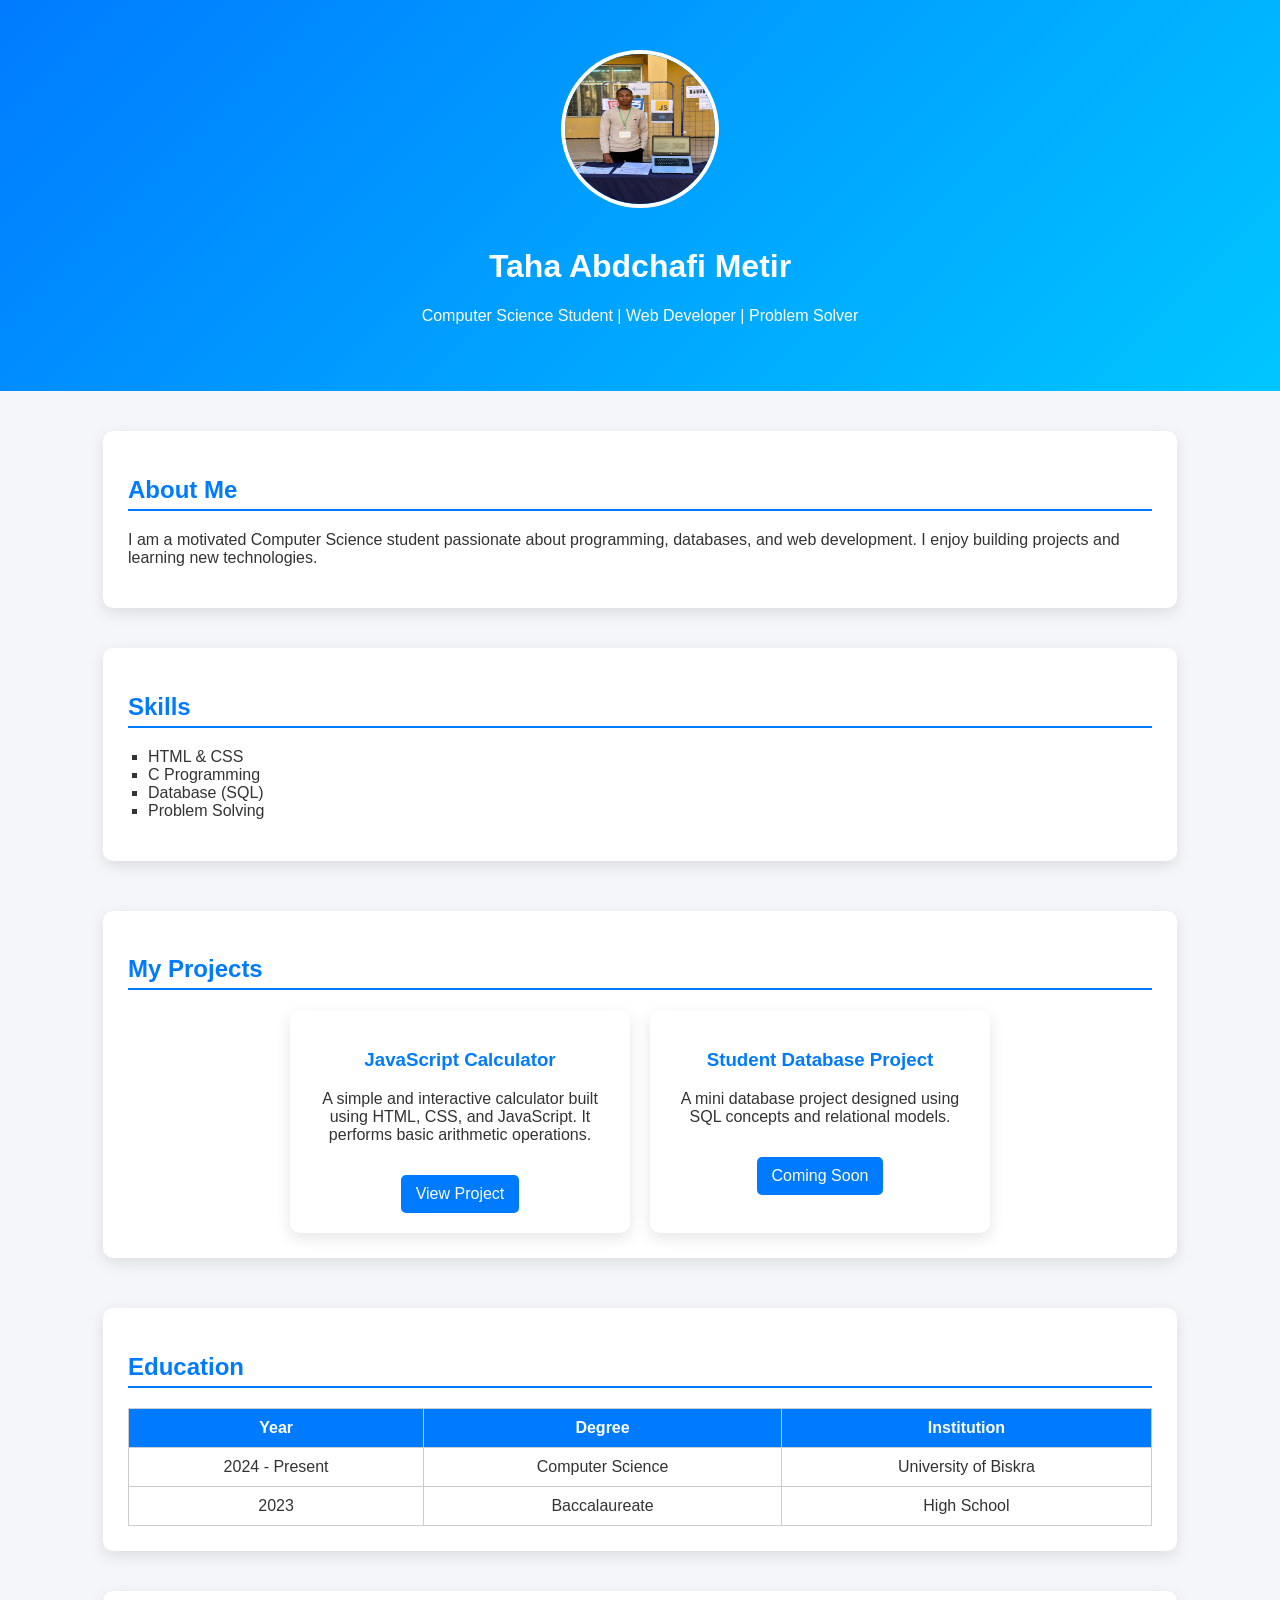
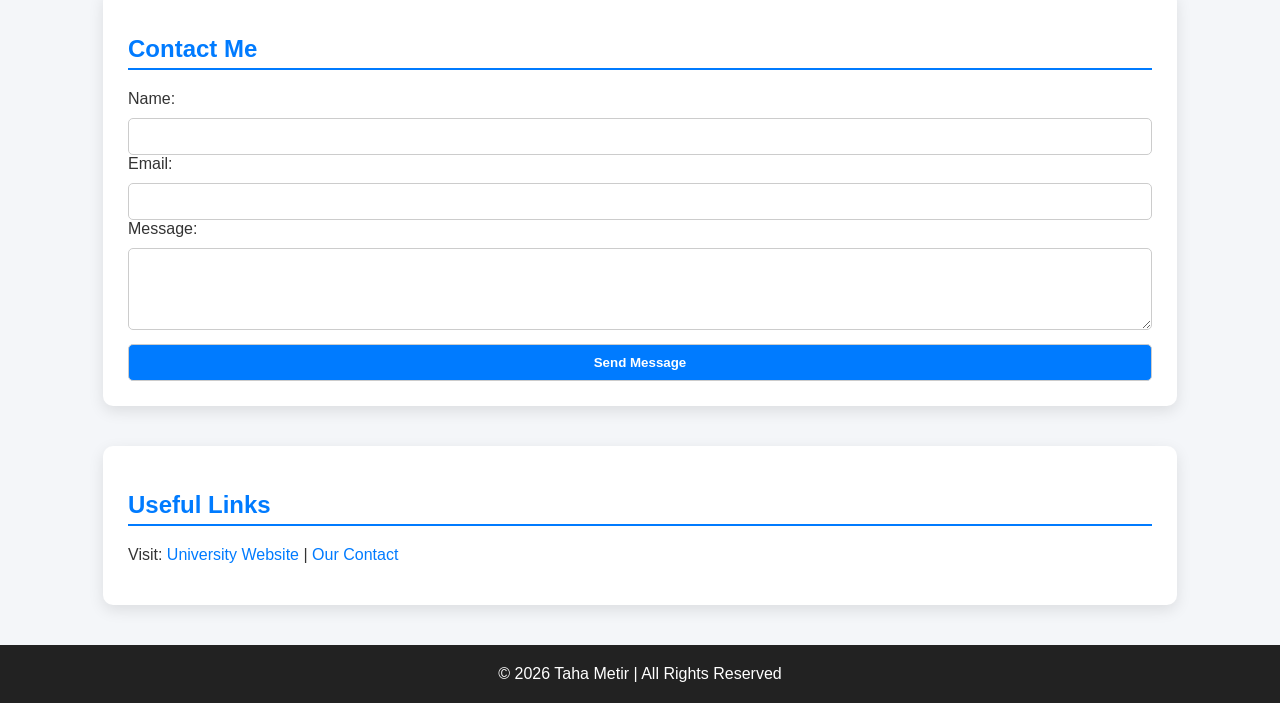
<file: index.html>
<!DOCTYPE html>
<html lang="en">
<head>
<meta charset="UTF-8">
<meta name="viewport" content="width=device-width, initial-scale=1.0">
<title>Taha Metir | Portfolio</title>


</head>

<body>

<header>
    <img src="photo_5850335221046251541_w.jpg" alt="Profile Photo">
    <h1>Taha Abdchafi Metir</h1>
    <p>Computer Science Student | Web Developer | Problem Solver</p>
</header>

<section>
    <h2>About Me</h2>
    <p>
        I am a motivated Computer Science student passionate about programming,
        databases, and web development. I enjoy building projects and learning new technologies.
    </p>
</section>

<section>
    <h2>Skills</h2>
    <ul>
        <li>HTML & CSS</li>
        <li>C Programming</li>
        <li>Database (SQL)</li>
        <li>Problem Solving</li>
    </ul>
</section>
<section id="projects">
    <h2>My Projects</h2>

    <div class="projects-container">

        <div class="project-card">
            <h3>JavaScript Calculator</h3>
            <p>
                A simple and interactive calculator built using HTML, CSS, and JavaScript.
                It performs basic arithmetic operations.
            </p>
            <a href="projec.html" class="btn">View Project</a>
        </div>

        <div class="project-card">
            <h3>Student Database Project</h3>
            <p>
                A mini database project designed using SQL concepts and relational models.
            </p>
            <a href="#" class="btn">Coming Soon</a>
        </div>

    </div>
</section>
<section>
    <h2>Education</h2>
    <table>
        <tr>
            <th>Year</th>
            <th>Degree</th>
            <th>Institution</th>
        </tr>
        <tr>
            <td>2024 - Present</td>
            <td>Computer Science</td>
            <td>University of Biskra</td>
        </tr>
        <tr>
            <td>2023</td>
            <td>Baccalaureate</td>
            <td>High School</td>
        </tr>
    </table>
</section>

<section>
    <h2>Contact Me</h2>
    <form>
        <label>Name:</label>
        <input type="text" required>

        <label>Email:</label>
        <input type="email" required>

        <label>Message:</label>
        <textarea rows="4" required></textarea>

        <input type="submit" value="Send Message">
    </form>
</section>

<section>
    <h2>Useful Links</h2>
    <p>
        Visit:
        <a href="https://univ-biskra.dz/index.php/ar/" target="_blank">University Website</a>
        |
        <a href="https://linktr.ee/t1mtr9" target="_blank">Our Contact</a>
    </p>
</section>

<footer>
    © 2026 Taha Metir | All Rights Reserved
</footer>
<link rel="stylesheet" href="portf.css">
</body>

</html>
</file>
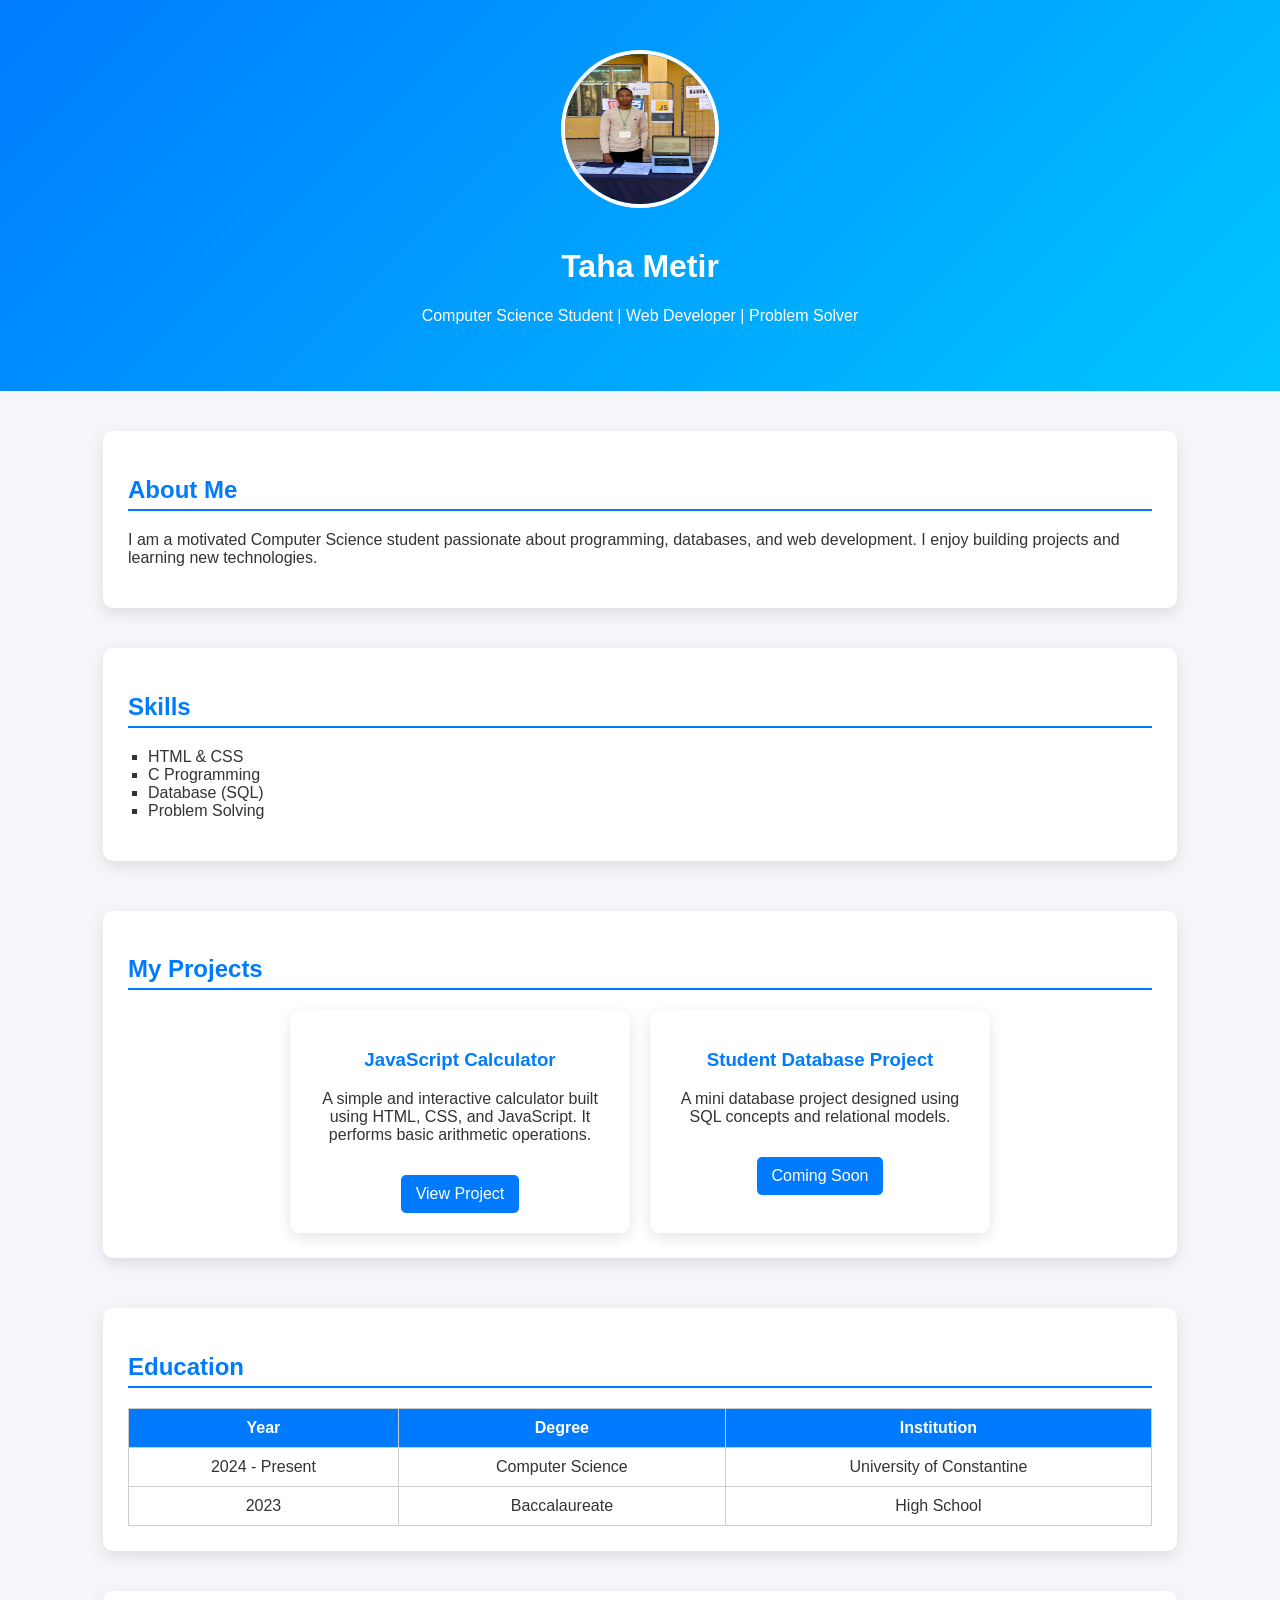
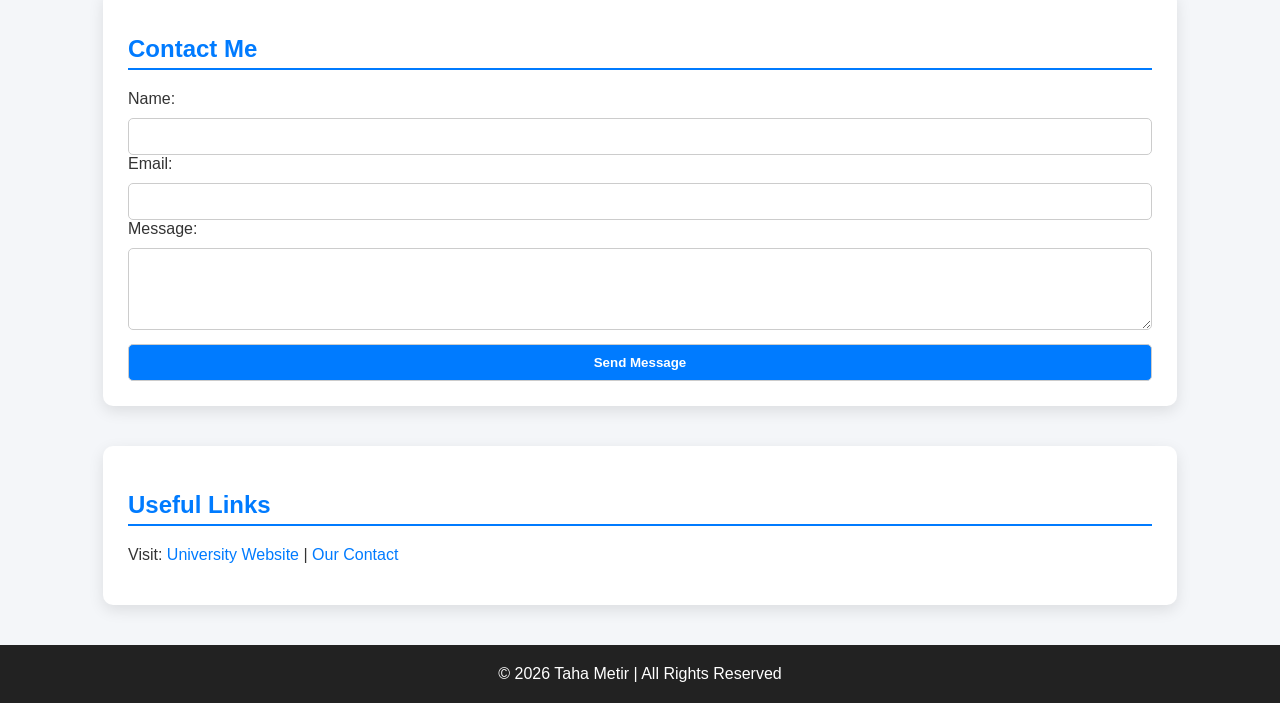
<file: portfolio.html>
<!DOCTYPE html>
<html lang="en">
<head>
<meta charset="UTF-8">
<meta name="viewport" content="width=device-width, initial-scale=1.0">
<title>Taha Metir | Portfolio</title>


</head>

<body>

<header>
    <img src="photo_5850335221046251541_w.jpg" alt="Profile Photo">
    <h1>Taha Metir</h1>
    <p>Computer Science Student | Web Developer | Problem Solver</p>
</header>

<section>
    <h2>About Me</h2>
    <p>
        I am a motivated Computer Science student passionate about programming,
        databases, and web development. I enjoy building projects and learning new technologies.
    </p>
</section>

<section>
    <h2>Skills</h2>
    <ul>
        <li>HTML & CSS</li>
        <li>C Programming</li>
        <li>Database (SQL)</li>
        <li>Problem Solving</li>
    </ul>
</section>
<section id="projects">
    <h2>My Projects</h2>

    <div class="projects-container">

        <div class="project-card">
            <h3>JavaScript Calculator</h3>
            <p>
                A simple and interactive calculator built using HTML, CSS, and JavaScript.
                It performs basic arithmetic operations.
            </p>
            <a href="projec.html" class="btn">View Project</a>
        </div>

        <div class="project-card">
            <h3>Student Database Project</h3>
            <p>
                A mini database project designed using SQL concepts and relational models.
            </p>
            <a href="#" class="btn">Coming Soon</a>
        </div>

    </div>
</section>
<section>
    <h2>Education</h2>
    <table>
        <tr>
            <th>Year</th>
            <th>Degree</th>
            <th>Institution</th>
        </tr>
        <tr>
            <td>2024 - Present</td>
            <td>Computer Science</td>
            <td>University of Constantine</td>
        </tr>
        <tr>
            <td>2023</td>
            <td>Baccalaureate</td>
            <td>High School</td>
        </tr>
    </table>
</section>

<section>
    <h2>Contact Me</h2>
    <form>
        <label>Name:</label>
        <input type="text" required>

        <label>Email:</label>
        <input type="email" required>

        <label>Message:</label>
        <textarea rows="4" required></textarea>

        <input type="submit" value="Send Message">
    </form>
</section>

<section>
    <h2>Useful Links</h2>
    <p>
        Visit:
        <a href="https://univ-biskra.dz/index.php/ar/" target="_blank">University Website</a>
        |
        <a href="https://linktr.ee/t1mtr9" target="_blank">Our Contact</a>
    </p>
</section>

<footer>
    © 2026 Taha Metir | All Rights Reserved
</footer>
<link rel="stylesheet" href="portf.css">
</body>
</html>
</file>
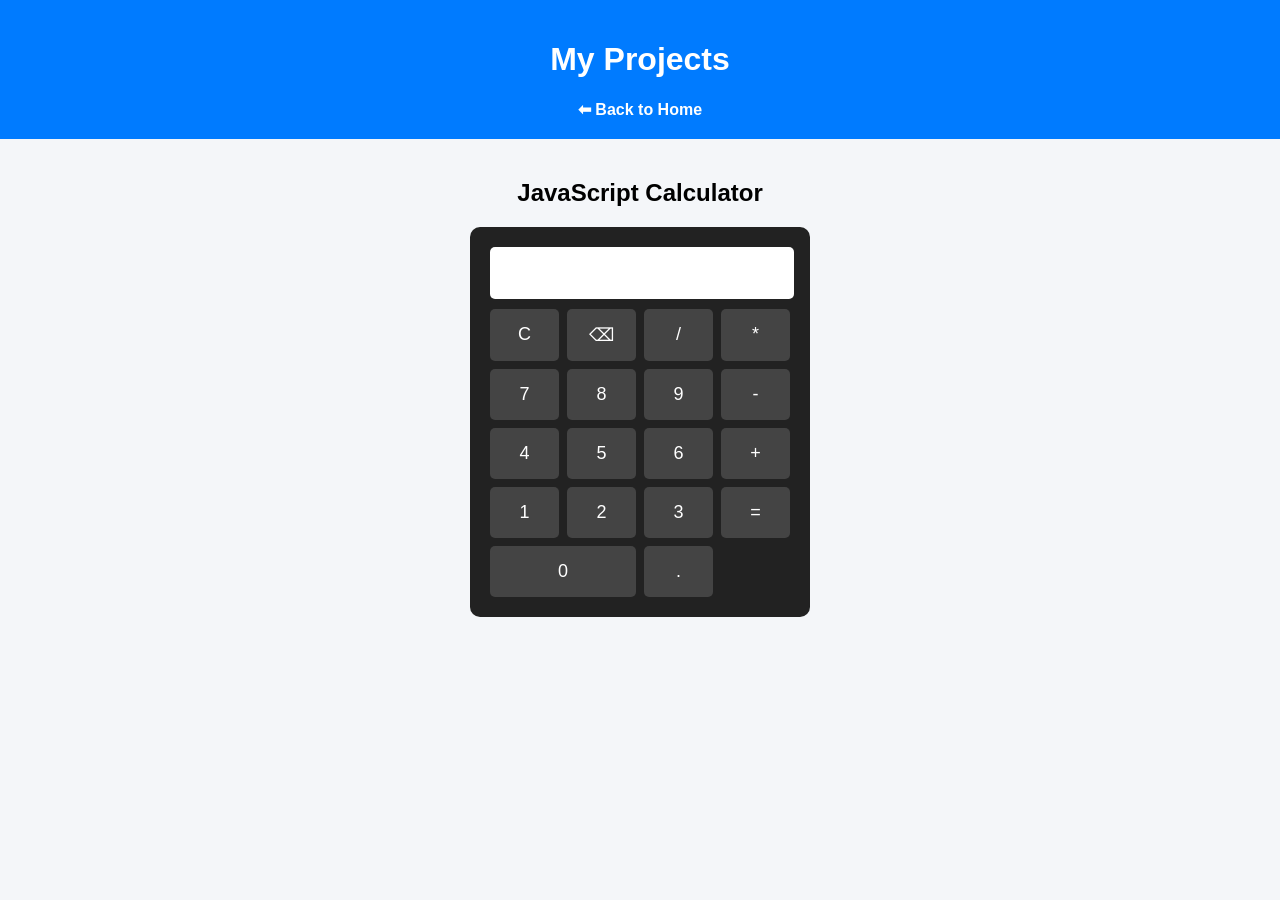
<file: projec.html>
<!DOCTYPE html>
<html lang="en">
<head>
<meta charset="UTF-8">
<meta name="viewport" content="width=device-width, initial-scale=1.0">
<title>My Projects</title>

<link rel="stylesheet" href="proj.css">
</head>

<body>

<header>
    <h1>My Projects</h1>
    <a href="index.html">⬅ Back to Home</a>
</header>

<section>
    <h2>JavaScript Calculator</h2>

    <div class="calc">
        <input type="text" id="result" readonly>

        <div class="buttons">
            <button onclick="clearResult()">C</button>
            <button onclick="deleteLast()">⌫</button>
            <button onclick="appendValue('/')">/</button>
            <button onclick="appendValue('*')">*</button>

            <button onclick="appendValue('7')">7</button>
            <button onclick="appendValue('8')">8</button>
            <button onclick="appendValue('9')">9</button>
            <button onclick="appendValue('-')">-</button>

            <button onclick="appendValue('4')">4</button>
            <button onclick="appendValue('5')">5</button>
            <button onclick="appendValue('6')">6</button>
            <button onclick="appendValue('+')">+</button>

            <button onclick="appendValue('1')">1</button>
            <button onclick="appendValue('2')">2</button>
            <button onclick="appendValue('3')">3</button>
            <button onclick="calculate()">=</button>

            <button onclick="appendValue('0')" class="zero">0</button>
            <button onclick="appendValue('.')">.</button>
        </div>
    </div>

</section>

<script src="calc.js"></script>

</body>

</html>
</file>
<file: portf.css>
body {
    margin: 0;
    font-family: 'Segoe UI', sans-serif;
    background-color: #f4f6f9;
    color: #333;
}

header {
    background: linear-gradient(135deg, #007BFF, #00c6ff);
    color: white;
    text-align: center;
    padding: 50px 20px;
}

header img {
    width: 150px;
    height: 150px;
    border-radius: 50%;
    border: 4px solid white;
    margin-bottom: 15px;
}

section {
    width: 80%;
    margin: 40px auto;
    background: white;
    padding: 25px;
    border-radius: 10px;
    box-shadow: 0 5px 15px rgba(0,0,0,0.1);
}

h2 {
    color: #007BFF;
    border-bottom: 2px solid #007BFF;
    padding-bottom: 5px;
}

ul {
    list-style-type: square;
    padding-left: 20px;
}

table {
    width: 100%;
    border-collapse: collapse;
    margin-top: 15px;
}

table, th, td {
    border: 1px solid #ccc;
}

th {
    background-color: #007BFF;
    color: white;
    padding: 10px;
}

td {
    padding: 10px;
    text-align: center;
}

form {
    margin-top: 15px;
}

input, textarea {
    width: 100%;
    padding: 10px;
    margin-top: 10px;
    border-radius: 5px;
    border: 1px solid #ccc;
    box-sizing: border-box;
}

input[type="submit"] {
    background-color: #007BFF;
    color: white;
    font-weight: bold;
    cursor: pointer;
    transition: 0.3s;
}

input[type="submit"]:hover {
    background-color: #0056b3;
}

footer {
    text-align: center;
    padding: 20px;
    background-color: #222;
    color: white;
    margin-top: 40px;
}

a {
    color: #007BFF;
    text-decoration: none;
}

a:hover {
    text-decoration: underline;
}

#projects {
    width: 80%;
    margin: 50px auto;
}

.projects-container {
    display: flex;
    gap: 20px;
    flex-wrap: wrap;
    justify-content: center;
}

.project-card {
    background: white;
    width: 300px;
    padding: 20px;
    border-radius: 10px;
    box-shadow: 0 5px 15px rgba(0,0,0,0.1);
    transition: 0.3s;
    text-align: center;
}

.project-card:hover {
    transform: translateY(-5px);
}

.project-card h3 {
    color: #007BFF;
}

.btn {
    display: inline-block;
    margin-top: 15px;
    padding: 10px 15px;
    background: #007BFF;
    color: white;
    text-decoration: none;
    border-radius: 5px;
    transition: 0.3s;
}

.btn:hover {
    background: #0056b3;
}
</file>
<file: proj.css>
body {
    margin: 0;
    font-family: Arial, sans-serif;
    background-color: #f4f6f9;
    text-align: center;
}

header {
    background: #007BFF;
    color: white;
    padding: 20px;
}

a {
    color: white;
    text-decoration: none;
    font-weight: bold;
}

section {
    margin: 40px auto;
}

.calc {
    width: 300px;
    margin: auto;
    background: #222;
    padding: 20px;
    border-radius: 10px;
}

#result {
    width: 100%;
    height: 50px;
    font-size: 20px;
    text-align: right;
    margin-bottom: 10px;
    border-radius: 5px;
    border: none;
}

.buttons {
    display: grid;
    grid-template-columns: repeat(4, 1fr);
    gap: 8px;
}

button {
    padding: 15px;
    font-size: 18px;
    border: none;
    border-radius: 5px;
    background: #444;
    color: white;
    cursor: pointer;
}

button:hover {
    background: #007BFF;
}

.zero {
    grid-column: span 2;
}
</file>
